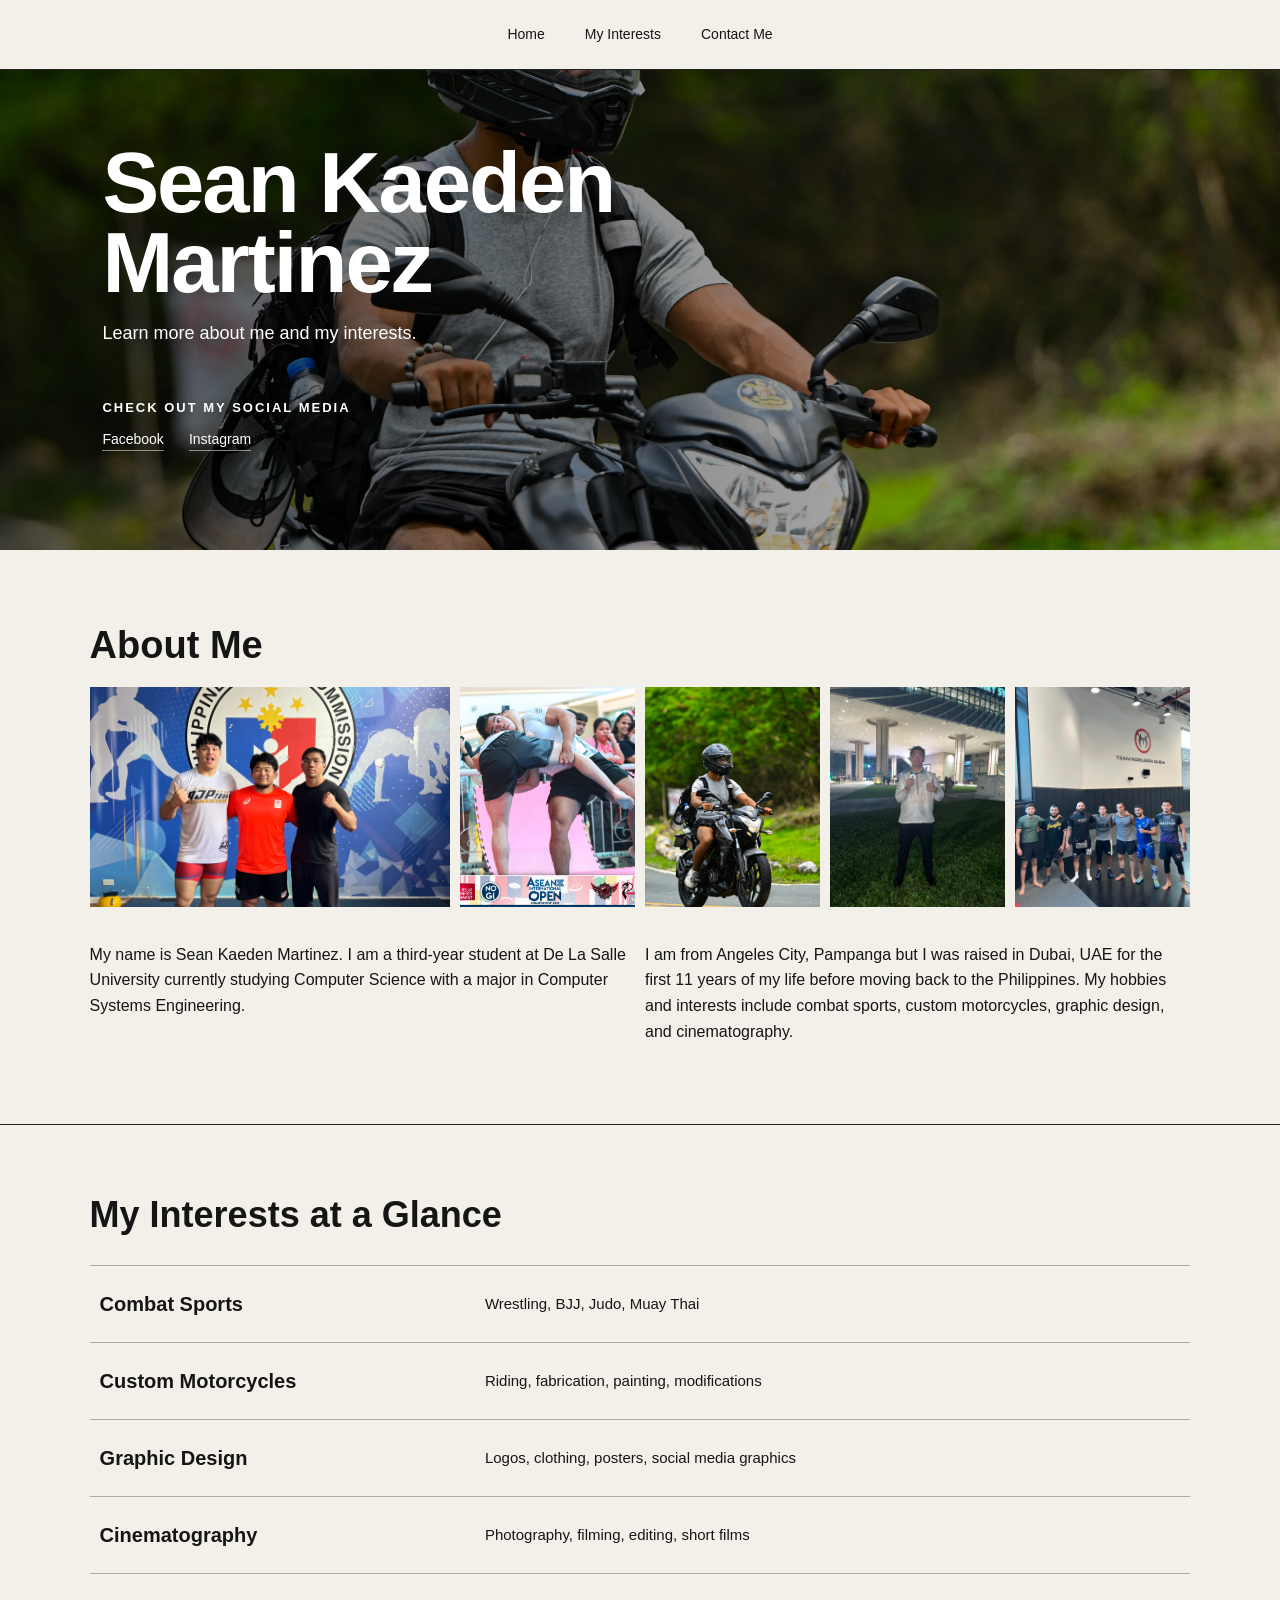
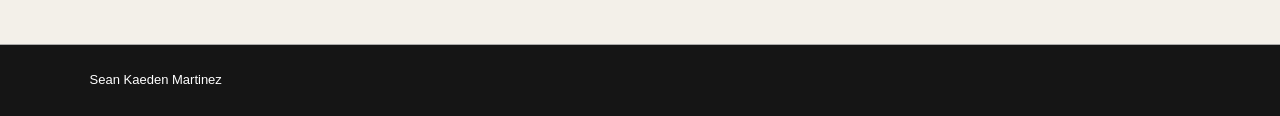
<file: index.html>
<!DOCTYPE html>
<html lang="en">

<head>
    <meta charset="UTF-8">
    <title>Sean Kaeden Martinez - Personal Website</title>
    <link rel="stylesheet" href="styles.css">
</head>

<body>

    <header>
    <h1>Sean Kaeden Martinez</h1>
    <p>Learn more about me and my interests.</p>

    <h3>Check Out My Social Media</h3>
        <p>
            <a href="https://www.facebook.com/kaeden.martinez.3">Facebook</a>
            <a href="https://instagram.com/kden_.07">Instagram</a>
        </p>
    </header>

    <h3>Navigation</h3>
    <nav>
        <a href="index.html">Home</a>
        <a href="interests_projects.html">My Interests</a>
        <a href="contact_me.html">Contact Me</a>
    </nav>

    <main>

        <section id="about">
            <h2>About Me</h2>

            <img src="images/IMG_1123.jpeg"
                 alt="Sean at a combat sports event"
                 height="300">

            <img src="images/IMG_2360.jpeg"
                 alt="Sean practicing combat sports"
                 height="300">

            <img src="images/IMG_5223.jpeg"
                 alt="Sean riding a motorcycle"
                 height="300">

            <img src="images/IMG_7922.jpeg"
                 alt="Sean holding a medal"
                 height="300">

            <img src="images/IMG_0710.jpeg"
                 alt="Sean with his coach"
                 height="300">

            <p>
                My name is Sean Kaeden Martinez. I am a third-year student at De La Salle University
                currently studying Computer Science with a major in Computer Systems Engineering.
            </p>

            <p>
                I am from Angeles City, Pampanga but I was raised in Dubai, UAE for the first 11 years of my life before
                moving back to the Philippines. My hobbies and interests include combat sports, custom motorcycles, 
                graphic design, and cinematography.
            </p>
        </section>

        <section id="interests">
    <h2>My Interests at a Glance</h2>

    <table>

        <tr>
            <td>
                <a href="interests_projects.html#combat-sports">
                    Combat Sports
                </a>
            </td>
            <td>Wrestling, BJJ, Judo, Muay Thai </td>
        </tr>
        <tr>
            <td>
                <a href="interests_projects.html#motorcycles">
                    Custom Motorcycles
                </a>
            </td>
            <td>Riding, fabrication, painting, modifications</td>
        </tr>
        <tr>
            <td>
                <a href="interests_projects.html#graphic-design">
                    Graphic Design  
                </a>
            </td>
            <td>Logos, clothing, posters, social media graphics</td>
        </tr>
        <tr>
            <td>
                <a href="interests_projects.html#cinematography">
                    Cinematography  
                </a>
            </td>
            <td>Photography, filming, editing, short films</td>
        </tr>
    </table>
</section>


    </main>

    <footer>
        <p>Sean Kaeden Martinez</p>
    </footer>

</body>

</html>
</file>
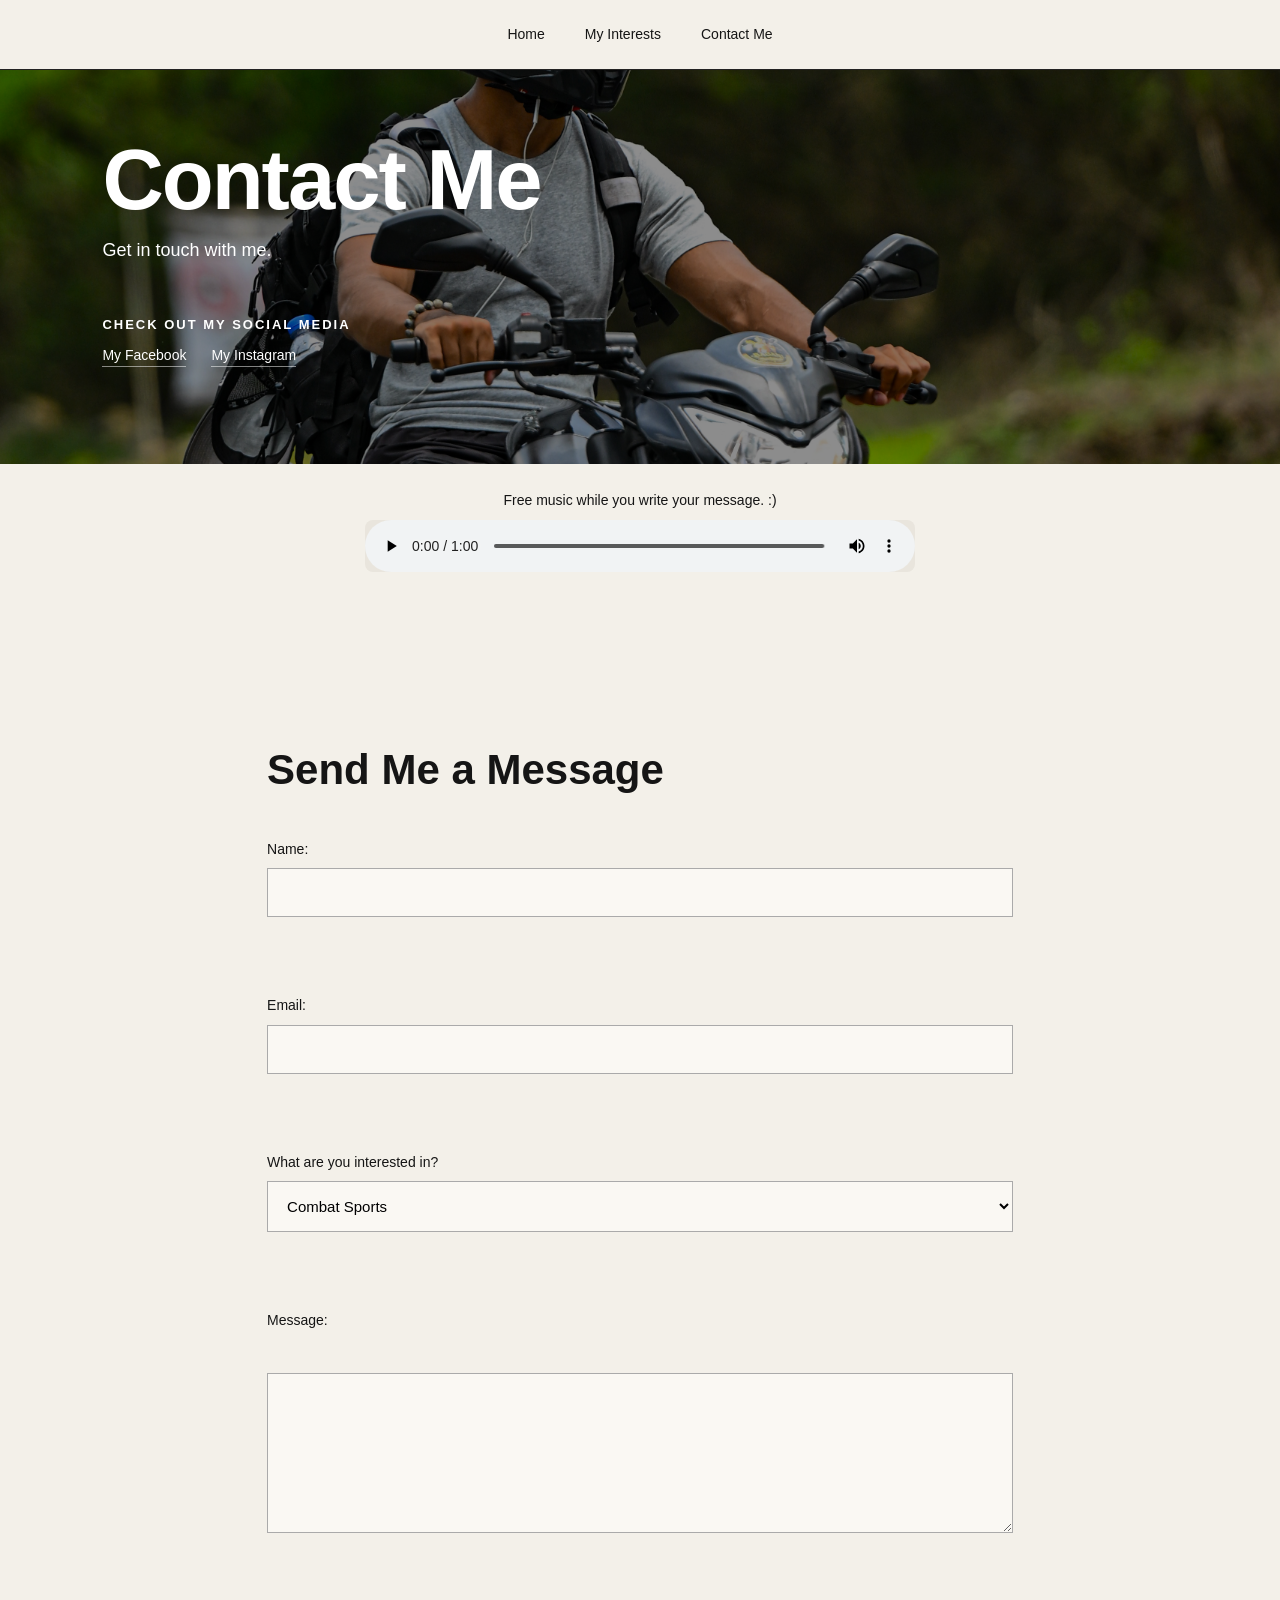
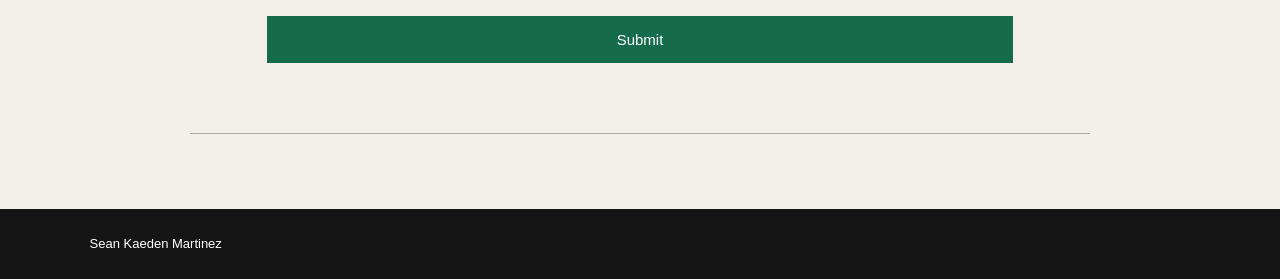
<file: contact_me.html>
<!DOCTYPE html>
<html lang="en">

<head>
    <meta charset="UTF-8">
    <title>Contact Me - Sean Kaeden Martinez</title>
        <link rel="stylesheet" href="styles.css">
</head>

<body>

    <header>
        <h1>Contact Me</h1>
        <p>Get in touch with me.</p>

        <h3>Check Out My Social Media</h3>
        <p>
            <a href="https://www.facebook.com/kaeden.martinez.3">My Facebook</a>
            <a href="https://instagram.com/kden_.07">My Instagram</a>
        </p>
    </header>

    <nav>   
        <a href="index.html">Home</a>
        <a href="interests_projects.html">My Interests</a>
        <a href="contact_me.html">Contact Me</a>
    </nav>

    <h3>Free music while you write your message. :)</h3>
    <audio controls loop>
        <source src="audio/Elevator_Music.mp3" type="audio/mpeg">
    </audio>

    <main>

        <section>
            <h2>Send Me a Message</h2>

            <form>
                <label for="name">Name:</label>
                <input type="text" id="name" name="name">

                <br><br>

                <label for="email">Email:</label>
                <input type="email" id="email" name="email">

                <br><br>

                <label for="interest">What are you interested in?</label>
                <select id="interest" name="interest">
                    <option value="combat-sports">Combat Sports</option>
                    <option value="motorcycles">Custom Motorcycles</option>
                    <option value="graphic-design">Graphic Design</option>
                    <option value="cinematography">Cinematography</option>
                    <option value="cinematography">Other</option>
                </select>

                <br><br>

                <label for="message">Message:</label>
                <br>
                <textarea id="message" name="message"></textarea>

                <br><br>

                <input type="submit" value="Submit">
            </form>

        </section>

    </main>

    <footer>
        <p>Sean Kaeden Martinez</p>
    </footer>

</body>

</html>
</file>
<file: styles.css>
* {
    box-sizing: border-box;
}

html {
    scroll-behavior: smooth;
}

body {
    margin: 0;
    min-height: 100vh;
    background: #f3f0e9;
    color: #151515;
    font-family: Arial, Helvetica, sans-serif;
    line-height: 1.6;

    display: flex;
    flex-direction: column;
}

/* page layout */
header {
    order: 2;
}

nav {
    order: 1;
}

main,
body > section {
    order: 3;
}

footer {
    order: 4;
}

/* Hide the extra navigation heading */
body > h3 {
    display: none;
}

/* header */
header {
    min-height: 480px;
    padding: 70px 8%;
    color: white;

    display: flex;
    flex-direction: column;
    justify-content: center;

    background:
        linear-gradient(
            90deg,
            rgba(0, 0, 0, 0.68),
            rgba(0, 0, 0, 0.20)
        ),
        url("images/IMG_5223.jpeg");

    background-size: cover;
    background-position: center;
}

header h1 {
    max-width: 700px;
    margin: 0 0 15px;

    font-size: clamp(48px, 7vw, 85px);
    line-height: 0.95;
    letter-spacing: -2px;
}

header > p {
    max-width: 550px;
    margin: 0 0 25px;
    font-size: 18px;
}

header h3 {
    margin: 25px 0 5px;
    font-size: 13px;
    text-transform: uppercase;
    letter-spacing: 2px;
}

header a {
    color: white;
    margin-right: 20px;
    padding-bottom: 3px;

    font-size: 14px;
    text-decoration: none;

    border-bottom: 1px solid rgba(255, 255, 255, 0.5);
}

header a:hover {
    border-bottom-color: white;
}

/* navigation */
nav {
    width: 100%;
    min-height: 70px;
    padding: 0 5%;

    display: flex;
    align-items: center;
    justify-content: center;
    gap: 40px;

    background: #f3f0e9;
    border-bottom: 1px solid #222;
}

nav a {
    position: relative;
    padding: 23px 0;

    color: #151515;
    font-size: 14px;
    text-decoration: none;
}

nav a::after {
    content: "";
    position: absolute;
    left: 0;
    bottom: 17px;

    width: 0;
    height: 1px;

    background: #176b4d;
    transition: width 0.2s ease;
}

nav a:hover::after {
    width: 100%;
}

/* main content */
main,
section {
    width: 100%;
}

/* about section */
#about {
    padding: 75px 7% 80px;

    display: grid;
    grid-template-columns: repeat(6, 1fr);
    gap: 10px;

    border-bottom: 1px solid #222;
}

#about h2 {
    grid-column: 1 / -1;
    margin: 0 0 10px;

    font-size: 38px;
    line-height: 1.1;
}

#about img {
    width: 100% !important;
    height: 220px !important;
    margin: 0;

    object-fit: cover;
}

#about img:nth-of-type(1) {
    grid-column: span 2;
}

#about img:nth-of-type(2),
#about img:nth-of-type(3),
#about img:nth-of-type(4),
#about img:nth-of-type(5) {
    grid-column: span 1;
}

#about p {
    grid-column: span 3;
    max-width: 650px;
    margin: 25px 0 0;
    font-size: 16px;
}

/* interests */
#interests {
    padding: 70px 7%;
}

#interests h2 {
    margin: 0 0 30px;
    font-size: 36px;
    line-height: 1.1;
}

#interests table {
    width: 100%;
    border-collapse: collapse;
    font-size: 15px;
}

#interests tr {
    border-top: 1px solid #aaa;
}

#interests tr:last-child {
    border-bottom: 1px solid #aaa;
}

#interests td {
    padding: 22px 10px;
}

#interests td:first-child {
    width: 35%;
    font-size: 20px;
    font-weight: bold;
}

#interests a {
    color: #151515;
    text-decoration: none;
}

#interests a:hover {
    color: #176b4d;
}

/* interests and projects page */
body:has(#combat-sports) header {
    min-height: 300px;

    background:
        linear-gradient(
            rgba(0, 0, 0, 0.55),
            rgba(0, 0, 0, 0.55)
        ),
        url("images/IMG_2825.jpeg");

    background-size: cover;
    background-position: center;
}

body:has(#combat-sports) header h1 {
    font-size: clamp(45px, 6vw, 75px);
}

/* section navigation */
#navigation {
    padding: 25px 7%;

    display: flex;
    align-items: center;
    flex-wrap: wrap;
    gap: 25px;

    background: #e9e5dd;
    border-bottom: 1px solid #aaa;
}

#navigation h2 {
    display: none;
}

#navigation p {
    margin: 0;
}

#navigation a {
    color: #151515;
    font-size: 14px;
    text-decoration: none;
}

#navigation a:hover {
    color: #176b4d;
}

/* content sections */
main > section {
    padding: 70px 7%;
    border-bottom: 1px solid #aaa;
}

main > section h2 {
    margin: 0 0 15px;
    font-size: 38px;
    line-height: 1.1;
}

main > section p {
    max-width: 750px;
    margin-bottom: 30px;
    font-size: 16px;
}

main > section h3 {
    margin: 35px 0 15px;

    font-size: 13px;
    text-transform: uppercase;
    letter-spacing: 2px;
}

/* videos */
main > section video {
    width: 350px;
    max-width: 100%;
    height: auto !important;
    margin: 0 8px 8px 0;

    object-fit: contain;
    vertical-align: top;
    background: #111;
}

/* photos */
main > section img {
    width: 350px;
    max-width: 100%;
    height: 220px !important;
    margin: 0 8px 8px 0;

    object-fit: cover;
    vertical-align: top;
}

/* individual sections */
#combat-sports {
    background: #f3f0e9;
}

#motorcycles {
    background: #eae7df;
}

#graphic-design {
    background: #f3f0e9;
}

#cinematography {
    min-height: 350px;
    background: #eae7df;
}

main > p:last-child {
    margin: 0;
    padding: 25px 7%;

    background: #f3f0e9;

    border-top: 1px solid #aaa;
}

main > p:last-child a {
    display: inline-block;

    padding: 10px 18px;

    background: #176b4d;
    color: white;

    font-size: 14px;
    text-decoration: none;

    border: 1px solid #176b4d;
}

main > p:last-child a:hover {
    background: #0d5039;
    border-color: #0d5039;
}

/* contact page header */
body:has(form) header {
    min-height: 330px;

    background:
        linear-gradient(
            rgba(0, 0, 0, 0.45),
            rgba(0, 0, 0, 0.45)
        ),
        url("images/IMG_5223.jpeg");

    background-size: cover;
    background-position: center;
}

/* elevator music */
body:has(audio) > h3 {
    order: 2;

    display: block;

    width: 90%;
    max-width: 550px;

    margin: 25px auto 8px;

    color: #151515;
    font-size: 14px;
    font-weight: normal;
    text-align: center;
}

body > audio {
    order: 2;

    display: block;

    width: 90%;
    max-width: 550px;
    height: 52px;

    margin: 0 auto 30px;

    border-radius: 8px;
    background: #e9e5dd;
}

/* contact page */
body:has(form) main {
    padding: 75px 7%;
}

body:has(form) main section {
    max-width: 900px;
    margin: auto;
}

body:has(form) main h2 {
    margin-bottom: 35px;
    font-size: 42px;
}

/* form */
form {
    display: flex;
    flex-direction: column;
    gap: 8px;
}

form label {
    margin-top: 10px;
    font-size: 14px;
}

form input,
form select,
form textarea {
    width: 100%;
    padding: 15px;

    font-family: inherit;
    font-size: 15px;

    background: #faf8f3;
    border: 1px solid #aaa;
    border-radius: 0;
}

form textarea {
    min-height: 160px;
    resize: vertical;
}

form input:focus,
form select:focus,
form textarea:focus {
    outline: none;
    border-color: #176b4d;
}

/* submit button */
form input[type="submit"] {
    margin-top: 15px;

    background: #176b4d;
    color: white;

    border: none;
    cursor: pointer;

    transition: 0.2s;
}

form input[type="submit"]:hover {
    background: #0d5039;
}

/* footer */
footer {
    padding: 25px 7%;
    background: #151515;
    color: white;
}

footer p {
    margin: 0;
    font-size: 13px;
}
</file>
